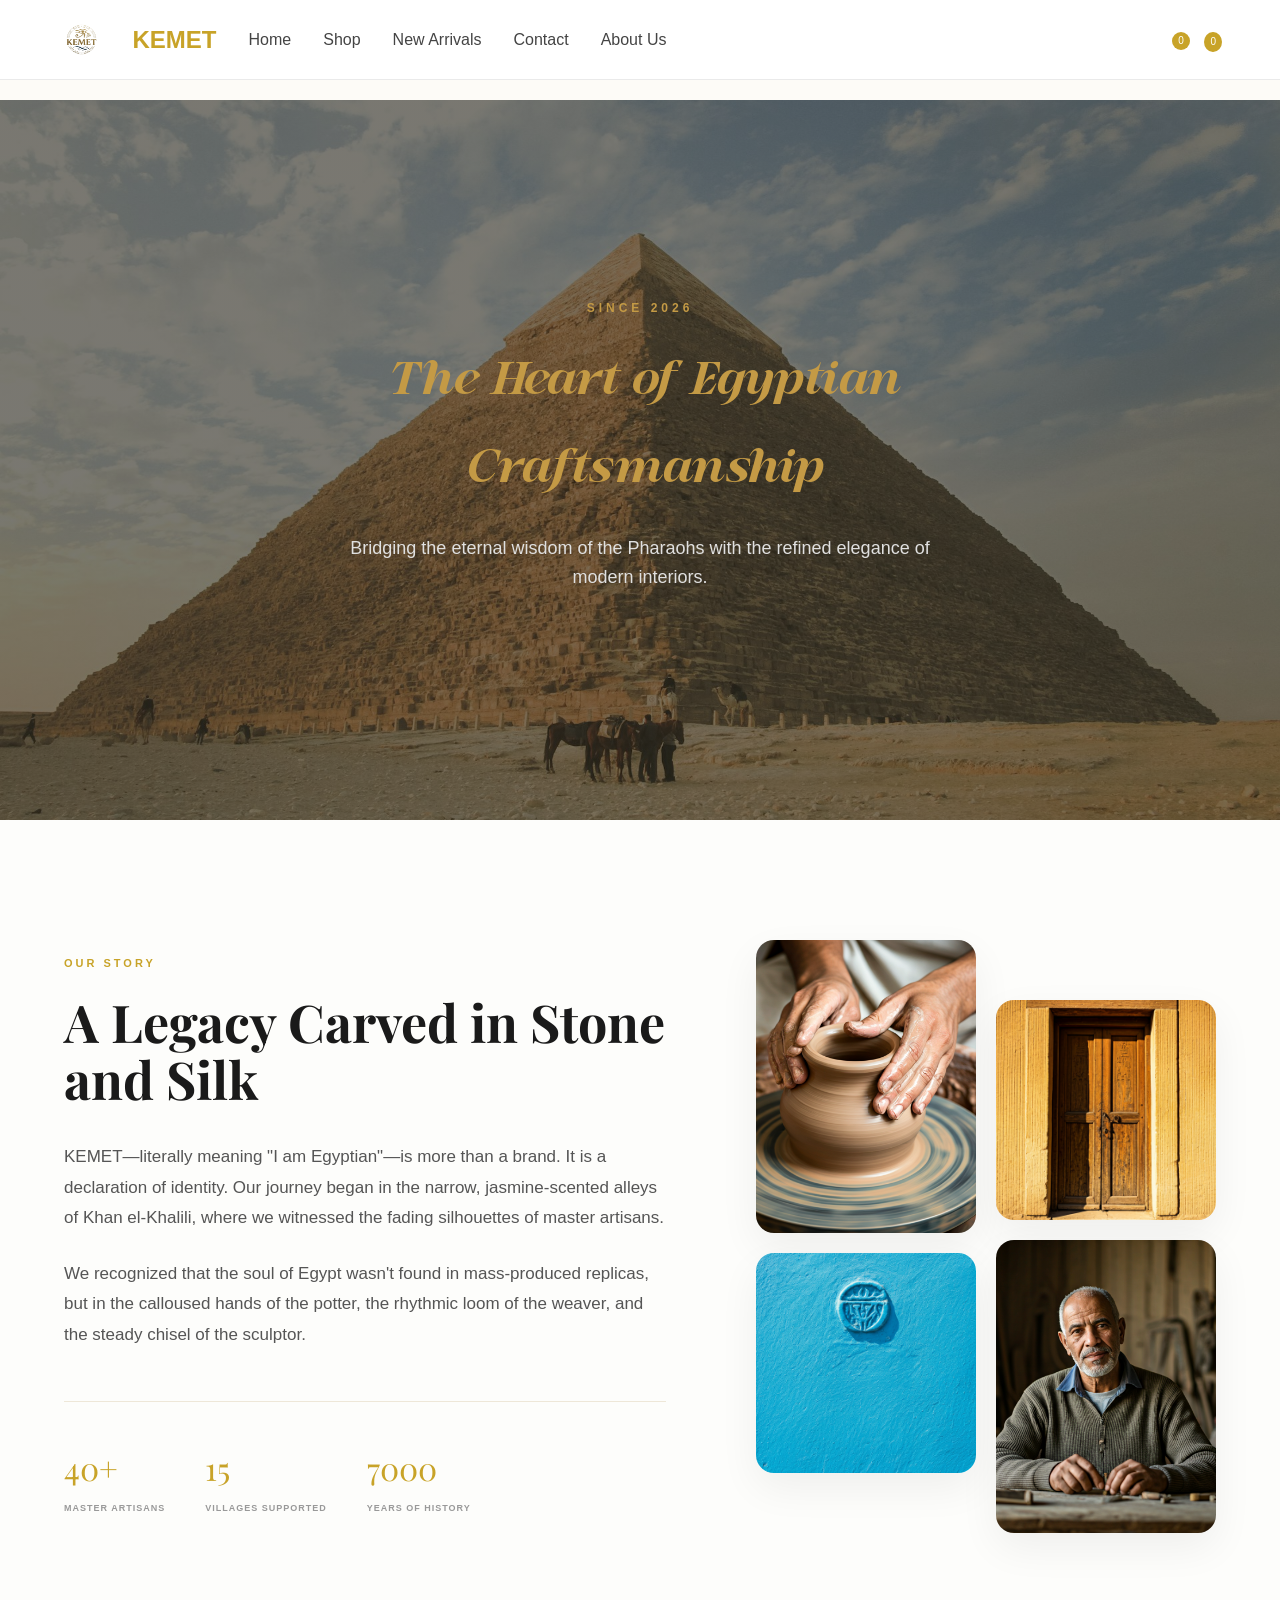
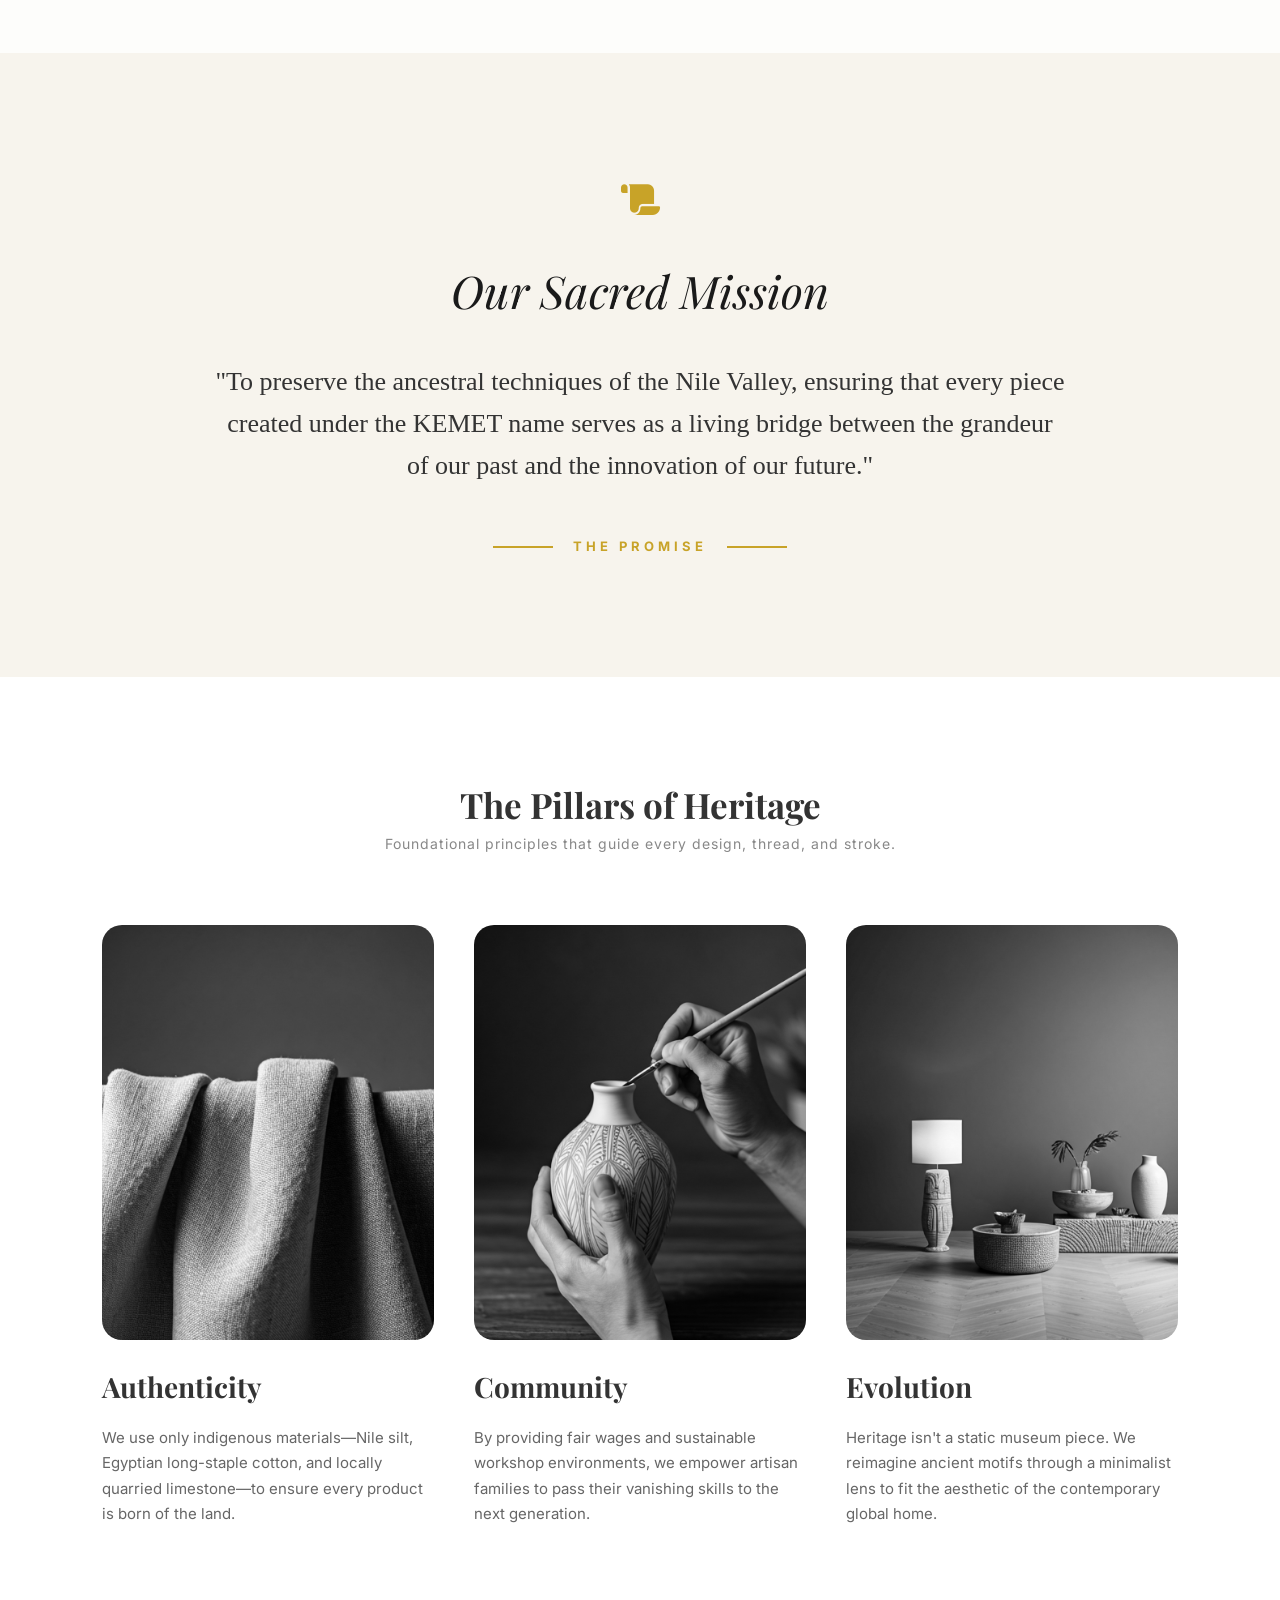
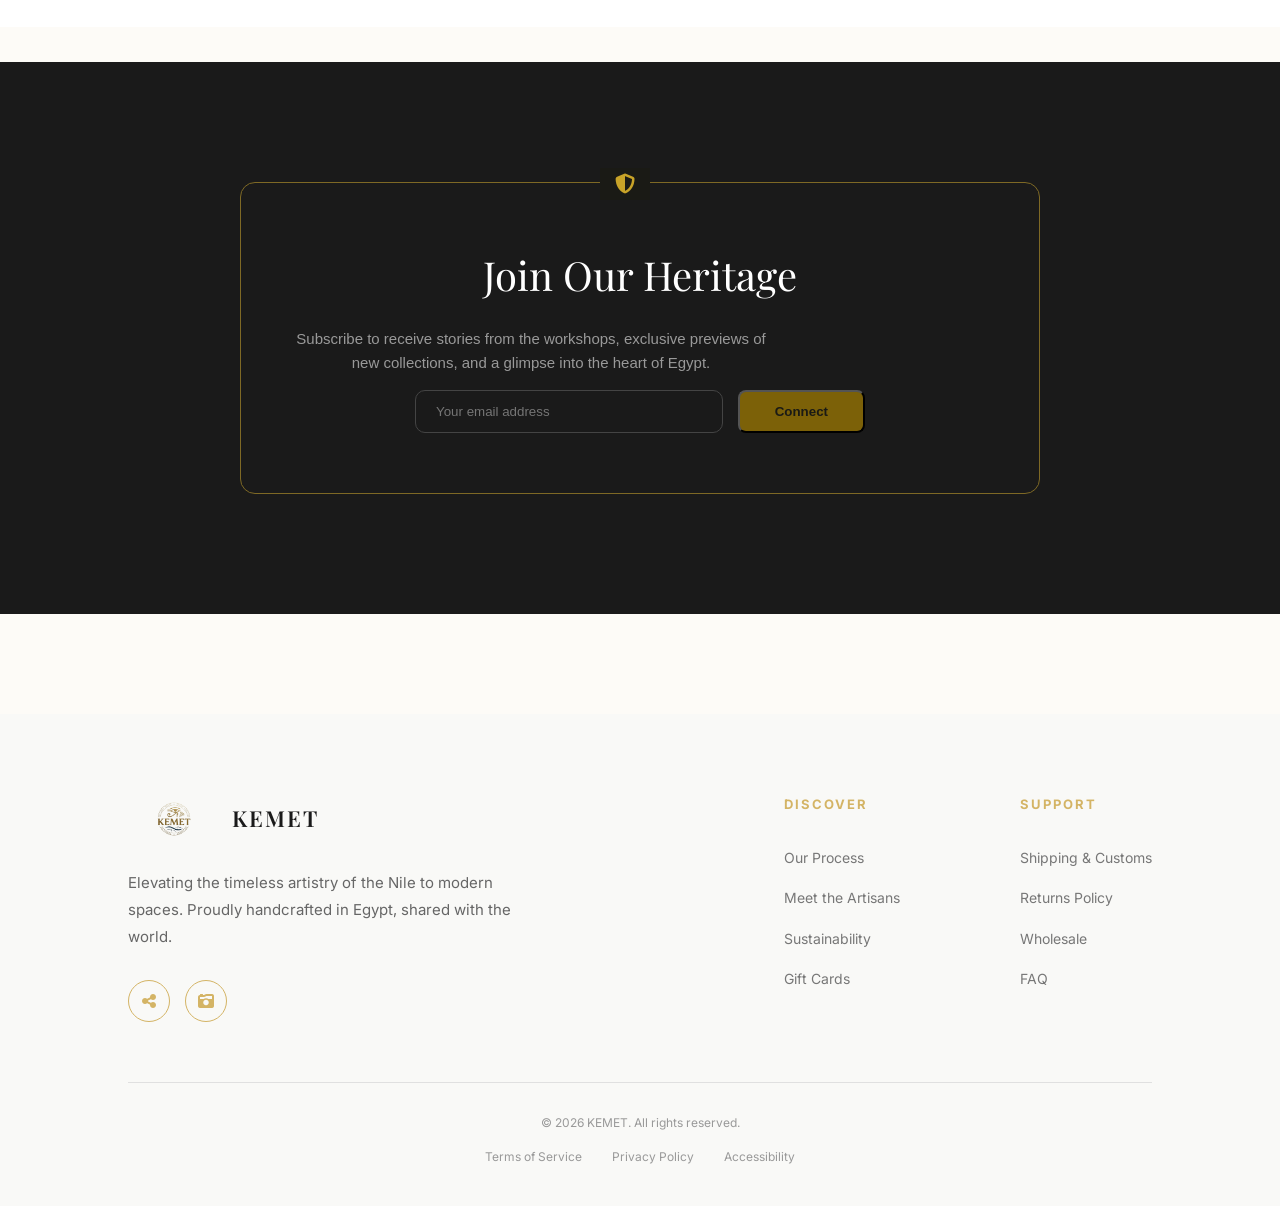
<file: HTMLs/AboutUs.html>
<!DOCTYPE html>
<html lang="en" dir="ltr">

<head>
    <meta charset="UTF-8">
    <meta name="viewport" content="width=device-width, initial-scale=1.0">
    <title>KEMET - Heritage</title>
    <link rel="stylesheet" href="../CSSs/AboutUs.css">
    <link rel="stylesheet" href="../CSSs/navbar.css">
    <link rel="stylesheet" href="https://cdnjs.cloudflare.com/ajax/libs/font-awesome/6.5.1/css/all.min.css">
    <link rel='stylesheet'
        href='https://cdn-uicons.flaticon.com/4.0.0/uicons-regular-rounded/css/uicons-regular-rounded.css'>
    <link
        href="https://fonts.googleapis.com/css2?family=Playfair+Display:ital,wght@0,400;0,700;1,400;1,700&family=Inter:wght@300;400;600&display=swap"
        rel="stylesheet">
</head>

<body>

    <div id="navbar-root"></div>



    <!--section1-->
    <section class="hero">
        <div class="hero-content">
            <p class="hero-subtitle">SINCE 2026</p>

            <h1>The Heart of Egyptian<br>Craftsmanship</h1>

            <p class="hero-description">
                Bridging the eternal wisdom of the Pharaohs with the refined elegance of modern interiors.
            </p>

        </div>
    </section>


    <!--story-->
    <section class="story">
        <div class="story-container">
            <div class="story-content">
                <span class="label">OUR STORY</span>
                <h2 class="title">A Legacy Carved in Stone and Silk</h2>

                <div class="description">
                    <p>KEMET—literally meaning "I am Egyptian"—is more than a brand. It is a declaration of
                        identity. Our journey began in the narrow, jasmine-scented alleys of Khan el-Khalili, where we
                        witnessed the fading silhouettes of master artisans.</p>
                    <p>We recognized that the soul of Egypt wasn't found in mass-produced replicas, but in the calloused
                        hands of the potter, the rhythmic loom of the weaver, and the steady chisel of the sculptor.</p>
                </div>

                <div class="stats">
                    <div class="stat-item">
                        <span class="number">40+</span>
                        <span class="text">MASTER ARTISANS</span>
                    </div>
                    <div class="stat-item">
                        <span class="number">15</span>
                        <span class="text">VILLAGES SUPPORTED</span>
                    </div>
                    <div class="stat-item">
                        <span class="number">7000</span>
                        <span class="text">YEARS OF HISTORY</span>
                    </div>
                </div>
            </div>

            <div class="story-gallery">
                <div class="gallery-col column-1">
                    <div class="image-box tall"><img src="../ASSESTs/1.png" alt=""></div>
                    <div class="image-box square"><img src="../ASSESTs/2.png" alt=""></div>
                </div>
                <div class="gallery-col column-2">
                    <div class="image-box square"><img src="../ASSESTs/3.png" alt=""></div>
                    <div class="image-box tall"><img src="../ASSESTs/4.png" alt=""></div>
                </div>
            </div>
        </div>
    </section>


    <!--Our Sacred Mission-->

    <section class="mission">
        <div class="mission-container">
            <div class="mission-icon">
                <i class="fa-solid fa-scroll"></i>
            </div>

            <h2 class="mission-title">Our Sacred Mission</h2>

            <p class="mission-quote">
                "To preserve the ancestral techniques of the Nile Valley, ensuring that every piece created under the
                KEMET name serves as a living bridge between the grandeur of our past and the innovation of our
                future."
            </p>

            <div class="mission-footer">
                <span class="line"></span>
                <span class="promise">THE PROMISE</span>
                <span class="line"></span>
            </div>
        </div>
    </section>




    <!--pillars-->

    <section class="pillars">
        <div class="pillars-header">
            <h2 class="pillars-main-title">The Pillars of Heritage</h2>
            <p class="pillars-subtitle">Foundational principles that guide every design, thread, and stroke.</p>
        </div>

        <div class="pillars-grid">
            <div class="pillar-card">
                <div class="pillar-img">
                    <img src="../ASSESTs/5.png" alt="Authenticity">
                </div>
                <h3 class="pillar-title">Authenticity</h3>
                <p class="pillar-text">
                    We use only indigenous materials—Nile silt, Egyptian long-staple cotton, and locally quarried
                    limestone—to ensure every product is born of the land.
                </p>
            </div>

            <div class="pillar-card">
                <div class="pillar-img">
                    <img src="../ASSESTs/6.png" alt="Community">
                </div>
                <h3 class="pillar-title">Community</h3>
                <p class="pillar-text">
                    By providing fair wages and sustainable workshop environments, we empower artisan families to pass
                    their vanishing skills to the next generation.
                </p>
            </div>

            <div class="pillar-card">
                <div class="pillar-img">
                    <img src="../ASSESTs/7.png" alt="Evolution">
                </div>
                <h3 class="pillar-title">Evolution</h3>
                <p class="pillar-text">
                    Heritage isn't a static museum piece. We reimagine ancient motifs through a minimalist lens to fit
                    the aesthetic of the contemporary global home.
                </p>
            </div>
        </div>
    </section>

    <section class="newsletter">
        <div class="newsletter-card">
            <div class="lock-icon">
                <i class="fa-solid fa-shield-halved"></i>
            </div>

            <h2 class="news-title">Join Our Heritage</h2>
            <p class="news-desc">
                Subscribe to receive stories from the workshops, exclusive previews of new collections, and a glimpse
                into the heart of Egypt.
            </p>

            <form class="news-form">
                <input type="email" placeholder="Your email address" required>
                <button type="submit">Connect</button>
            </form>
        </div>
    </section>


    <footer class="site-footer">
        <div class="footer-main">
            <div class="footer-info">
                <div class="footer-logo">
                    <img src="../ASSESTs/555.png" alt="KEMET">
                    <span class="logo-text">KEMET</span>
                </div>
                <p class="footer-bio">
                    Elevating the timeless artistry of the Nile to modern spaces. Proudly handcrafted in Egypt, shared
                    with the world.
                </p>
                <div class="footer-social">
                    <a href="" class="social-circle"><i class="fa-solid fa-share-nodes"></i></a>
                    <a href="" class="social-circle"><i class="fa-solid fa-camera-retro"></i></a>
                </div>
            </div>

            <div class="footer-nav">
                <div class="nav-column">
                    <h4>DISCOVER</h4>
                    <ul>
                        <li><a href="">Our Process</a></li>
                        <li><a href="">Meet the Artisans</a></li>
                        <li><a href="">Sustainability</a></li>
                        <li><a href="">Gift Cards</a></li>
                    </ul>
                </div>
                <div class="nav-column">
                    <h4>SUPPORT</h4>
                    <ul>
                        <li><a href="">Shipping & Customs</a></li>
                        <li><a href="">Returns Policy</a></li>
                        <li><a href="">Wholesale</a></li>
                        <li><a href="">FAQ</a></li>
                    </ul>
                </div>
            </div>
        </div>

        <div class="footer-legal">
            <p class="copyright">© 2026 KEMET. All rights reserved.</p>
            <div class="legal-links">
                <a href="">Terms of Service</a>
                <a href="">Privacy Policy</a>
                <a href="">Accessibility</a>
            </div>
        </div>
    </footer>



    <script src="../SCRIPTs/navbar.js"></script>
</body>

</html>
</file>
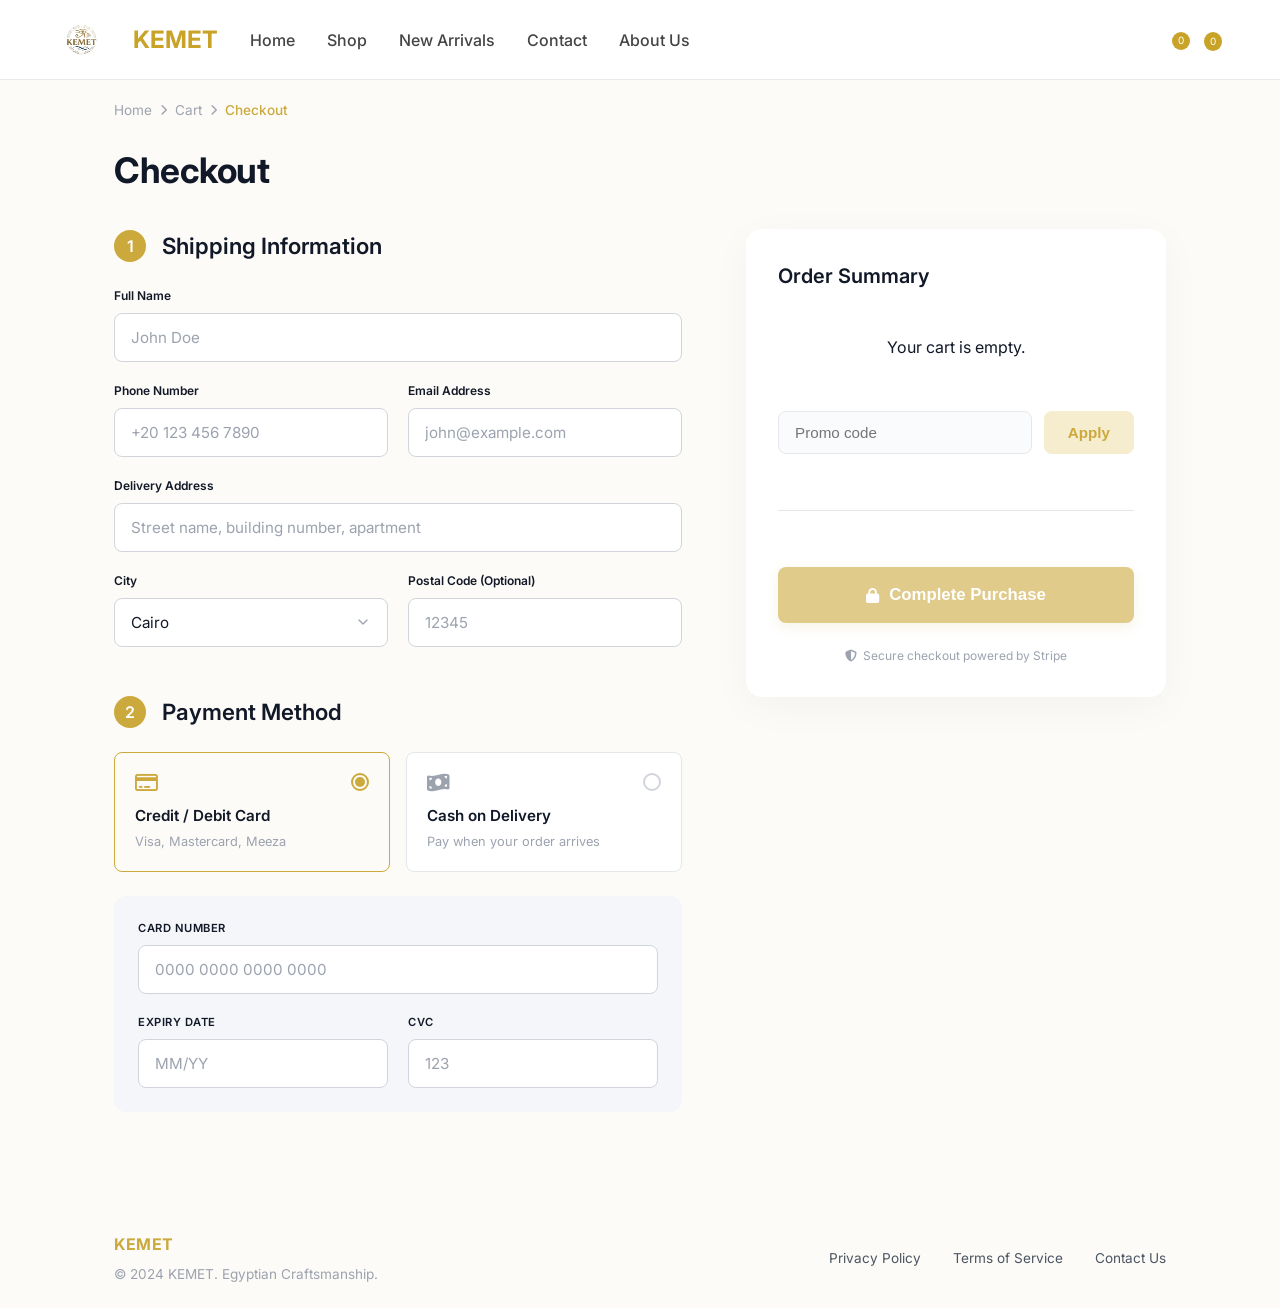
<file: HTMLs/Checkout.html>
<!DOCTYPE html>
<html lang="en">

<head>
    <meta charset="UTF-8">
    <meta name="viewport" content="width=device-width, initial-scale=1.0">
    <title>Checkout - KEMET</title>
    <link rel="stylesheet" href="../CSSs/checkout.css">
    <link rel="stylesheet" href="../CSSs/navbar.css">
    <link href="https://fonts.googleapis.com/css2?family=Inter:wght@400;500;600;700&display=swap" rel="stylesheet">
    <link rel="stylesheet" href="https://cdnjs.cloudflare.com/ajax/libs/font-awesome/6.4.0/css/all.min.css">
    <link rel='stylesheet'
        href='https://cdn-uicons.flaticon.com/4.0.0/uicons-regular-rounded/css/uicons-regular-rounded.css'>
</head>

<body>
    <div id="navbar-root"></div>

    <div class="page-container">

        <main class="main-content">
            <nav class="breadcrumb">
                <a href="#">Home</a>
                <i class="fa-solid fa-chevron-right breadcrumb-separator"></i>
                <a href="#">Cart</a>
                <i class="fa-solid fa-chevron-right breadcrumb-separator"></i>
                <span class="current">Checkout</span>
            </nav>

            <h1 class="page-title">Checkout</h1>

            <div class="checkout-grid">
                <div class="checkout-left">
                    <section class="checkout-section">
                        <div class="section-header">
                            <span class="step-number">1</span>
                            <h2>Shipping Information</h2>
                        </div>
                        <form class="shipping-form" action="#" method="POST" autocomplete="on">
                            <div class="form-group full-width">
                                <label for="fullName">Full Name</label>
                                <input type="text" id="fullName" name="fullName" placeholder="John Doe" required>
                            </div>
                            <div class="form-group">
                                <label for="phone">Phone Number</label>
                                <input type="tel" id="phone" name="phone" placeholder="+20 123 456 7890" required>
                            </div>
                            <div class="form-group">
                                <label for="email">Email Address</label>
                                <input type="email" id="email" name="email" placeholder="john@example.com" required>
                            </div>
                            <div class="form-group full-width">
                                <label for="address">Delivery Address</label>
                                <input type="text" id="address" name="address"
                                    placeholder="Street name, building number, apartment" required>
                            </div>
                            <div class="form-group">
                                <label for="city">City</label>
                                <select id="city" name="city" required>
                                    <option value="cairo">Cairo</option>
                                </select>
                            </div>
                            <div class="form-group">
                                <label for="postalCode">Postal Code (Optional)</label>
                                <input type="text" id="postalCode" name="postalCode" placeholder="12345">
                            </div>
                        </form>
                    </section>

                    <section class="checkout-section">
                        <div class="section-header">
                            <span class="step-number">2</span>
                            <h2>Payment Method</h2>
                        </div>
                        <div class="payment-methods">
                            <label class="payment-method-card active">
                                <input type="radio" name="paymentMethod" value="card" checked>
                                <div class="payment-card-header">
                                    <i class="fa-regular fa-credit-card payment-icon"></i>
                                    <span class="custom-radio"></span>
                                </div>
                                <div class="payment-text">
                                    <span class="payment-title">Credit / Debit Card</span>
                                    <span class="payment-desc">Visa, Mastercard, Meeza</span>
                                </div>
                            </label>

                            <label class="payment-method-card">
                                <input type="radio" name="paymentMethod" value="cod">
                                <div class="payment-card-header">
                                    <i class="fa-solid fa-money-bill-wave payment-icon"
                                        style="color: var(--text-light);"></i>
                                    <span class="custom-radio"></span>
                                </div>
                                <div class="payment-text">
                                    <span class="payment-title">Cash on Delivery</span>
                                    <span class="payment-desc">Pay when your order arrives</span>
                                </div>
                            </label>
                        </div>

                        <div class="credit-card-container">
                            <div class="credit-card-form">
                                <div class="form-group full-width">
                                    <label for="cardNumber">CARD NUMBER</label>
                                    <input type="text" id="cardNumber" name="cardNumber"
                                        placeholder="0000 0000 0000 0000">
                                </div>
                                <div class="form-group">
                                    <label for="expiryDate">EXPIRY DATE</label>
                                    <input type="text" id="expiryDate" name="expiryDate" placeholder="MM/YY">
                                </div>
                                <div class="form-group">
                                    <label for="cvc">CVC</label>
                                    <input type="text" id="cvc" name="cvc" placeholder="123">
                                </div>
                            </div>
                        </div>
                    </section>
                </div>

                <div class="checkout-right">
                    <aside class="order-summary">
                        <h2>Order Summary</h2>
                        <div class="order-items" id="orderItems"></div>

                        <div class="promo-code">
                            <input type="text" placeholder="Promo code">
                            <button type="button">Apply</button>
                        </div>

                        <div class="price-breakdown"></div>

                        <div class="price-total"></div>

                        <button class="complete-purchase-btn" type="submit">
                            <i class="fa-solid fa-lock" style="font-size: 0.9em;"></i> Complete Purchase
                        </button>
                        <p class="secure-checkout">
                            <i class="fa-solid fa-shield-halved"></i> Secure checkout powered by Stripe
                        </p>
                    </aside>
                </div>
            </div>
        </main>

        <footer class="footer">
            <div class="footer-left">
                <div class="footer-logo">KEMET</div>
                <p>&copy; 2024 KEMET. Egyptian Craftsmanship.</p>
            </div>
            <div class="footer-links">
                <a href="#">Privacy Policy</a>
                <a href="#">Terms of Service</a>
                <a href="#">Contact Us</a>
            </div>
        </footer>
    </div>
    <script src="../SCRIPTs/navbar.js"></script>
    <script src="../SCRIPTs/checkout.js"></script>
</body>

</html>
</file>
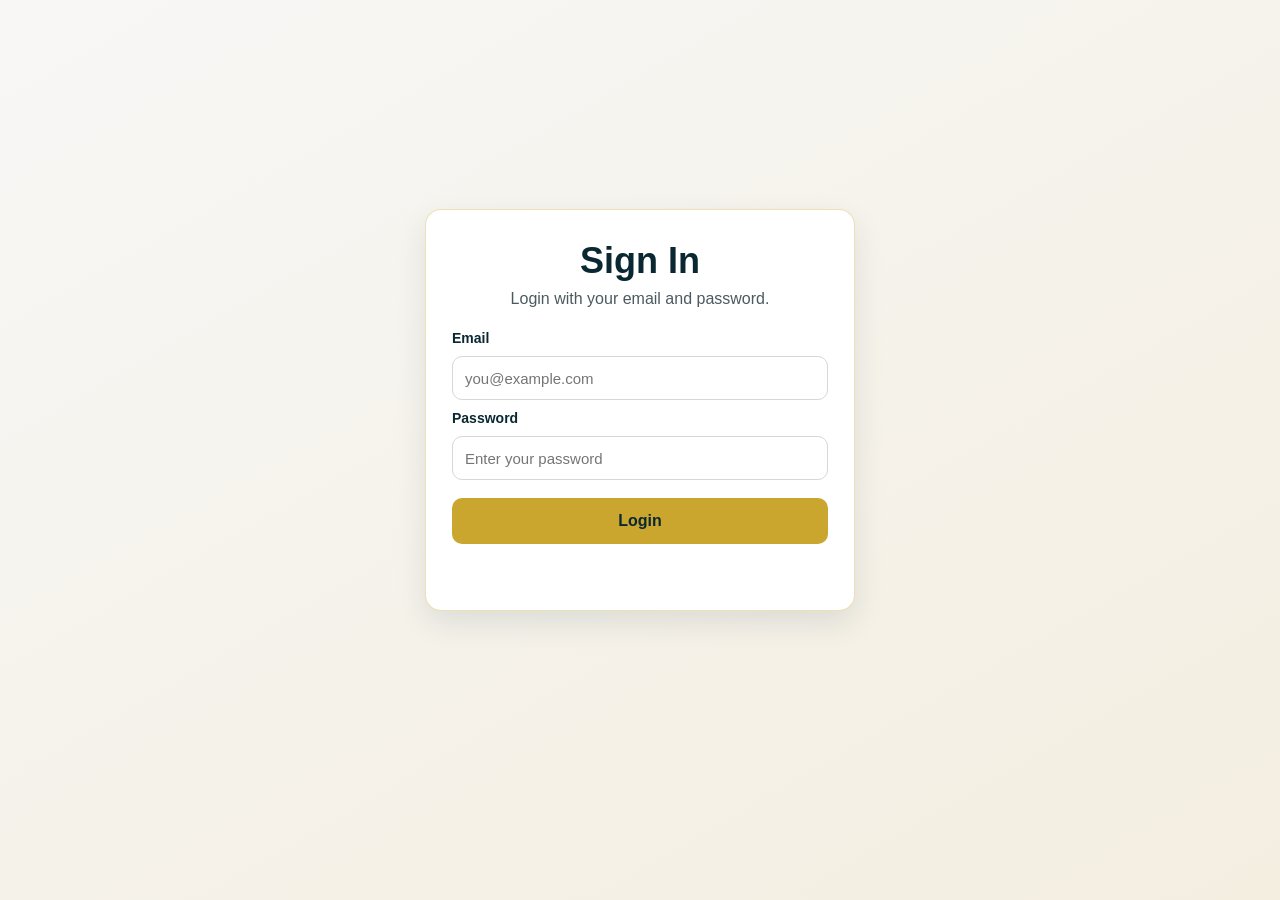
<file: HTMLs/Login.html>
<!DOCTYPE html>
<html lang="en">

<head>
    <meta charset="UTF-8">
    <meta name="viewport" content="width=device-width, initial-scale=1.0">
    <title>KEMET | Login</title>
    <link rel="stylesheet" href="/CSSs/login.css">
</head>

<body>

    <!-- <div id="navbar-root"></div> -->

    <main class="login-page">
        <section class="login-card">
            <h1>Sign In</h1>
            <p class="sub-text">Login with your email and password.</p>

            <form id="login-form">
                <label for="email">Email</label>
                <input id="email" name="email" type="email" placeholder="you@example.com" required>

                <label for="password">Password</label>
                <input id="password" name="password" type="password" placeholder="Enter your password" required>

                <button type="submit">Login</button>
                <p id="form-message" class="message"></p>
            </form>
        </section>
    </main>

    <script src="../SCRIPTs/navbar.js"></script>
    <script src="/SCRIPTs/login.js"></script>
</body>

</html>
</file>
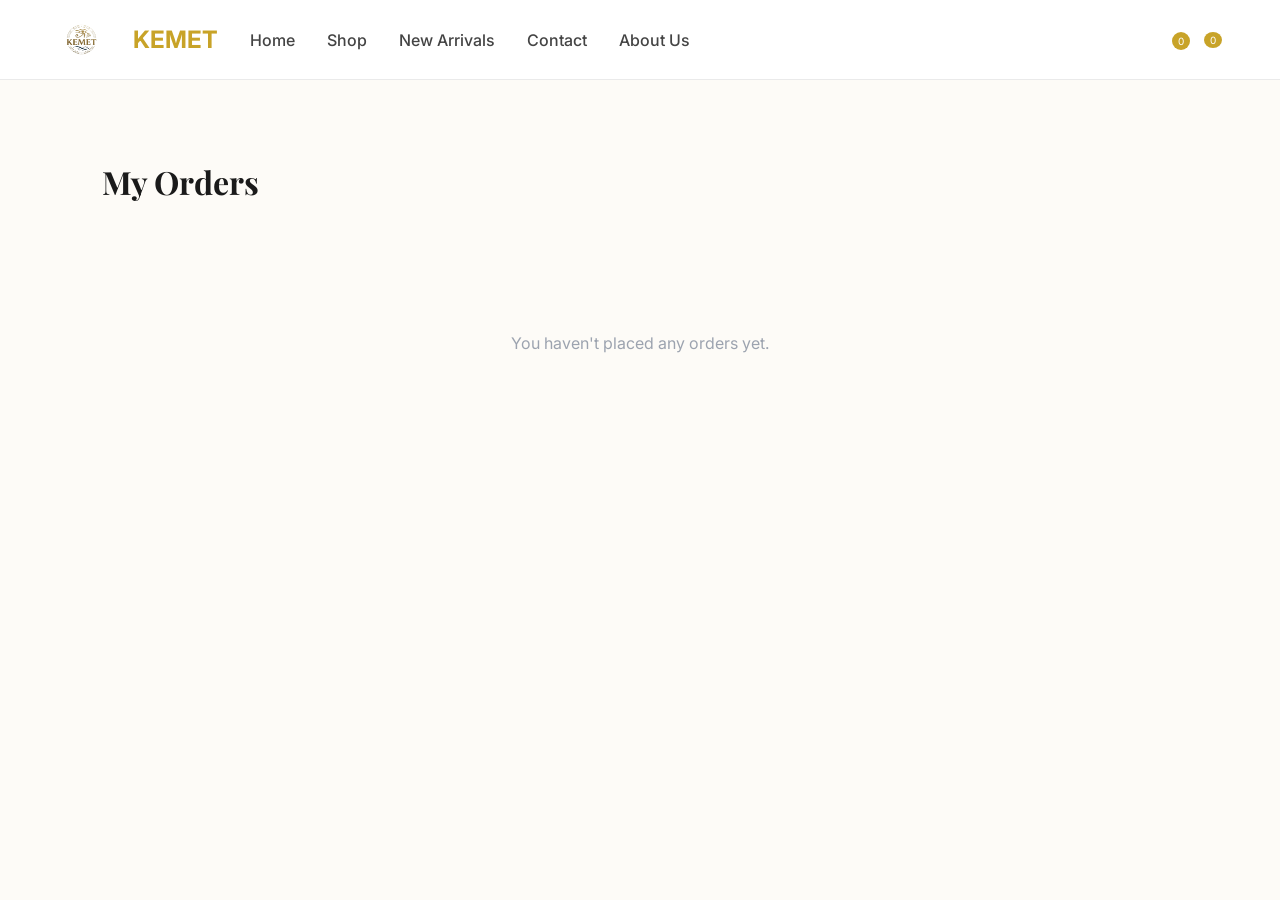
<file: HTMLs/Orders.html>
<!DOCTYPE html>
<html lang="en">

<head>
    <meta charset="UTF-8">
    <meta name="viewport" content="width=device-width, initial-scale=1.0">
    <title>My Orders - KEMET</title>
    <link
        href="https://fonts.googleapis.com/css2?family=Inter:wght@300;400;600;700&family=Playfair+Display:wght@700&display=swap"
        rel="stylesheet">
    <link rel="stylesheet" href="https://cdnjs.cloudflare.com/ajax/libs/font-awesome/6.4.0/css/all.min.css">
    <link rel="stylesheet" href="../CSSs/Orders.css">
    <link rel="stylesheet" href="../CSSs/navbar.css">
    <link rel='stylesheet'
        href='https://cdn-uicons.flaticon.com/4.0.0/uicons-regular-rounded/css/uicons-regular-rounded.css'>
</head>

<body>
    <div id="navbar-root"></div>

    <section class="orders-section">
        <h1 class="page-title">My Orders</h1>

        <div class="orders-container">
            <div id="orders-list"></div>
            <p class="empty-message" id="empty-message" style="display: none;">You haven't placed any orders yet.</p>
        </div>
    </section>

    <script src="../SCRIPTs/navbar.js"></script>
    <script src="../SCRIPTs/orders.js"></script>
</body>

</html>
</file>
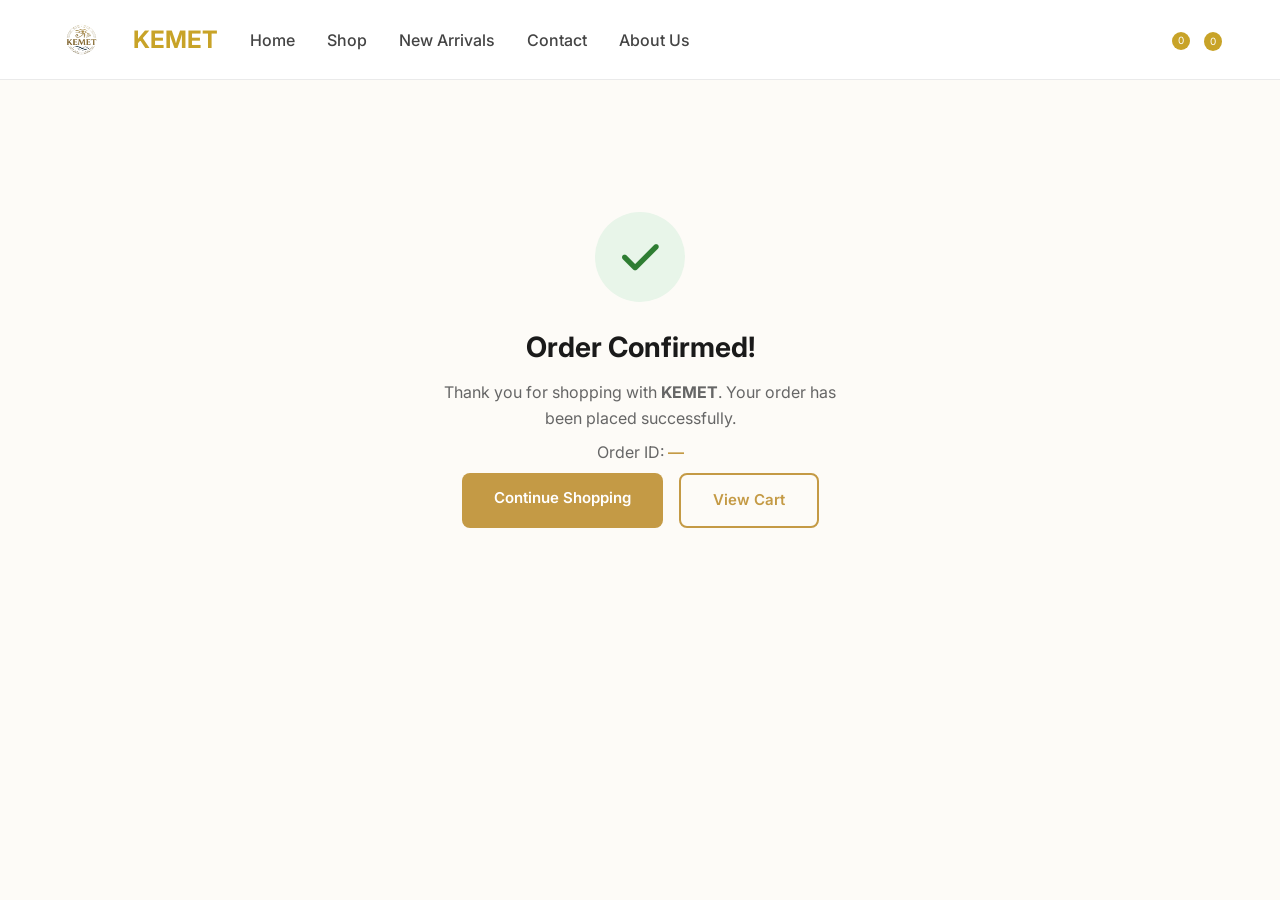
<file: HTMLs/orderSuccess.html>
<!DOCTYPE html>
<html lang="en">

<head>
    <meta charset="UTF-8">
    <meta name="viewport" content="width=device-width, initial-scale=1.0">
    <title>Order Confirmed - KEMET</title>
    <link rel="stylesheet" href="../CSSs/checkout.css">
    <link rel="stylesheet" href="../CSSs/navbar.css">
    <link href="https://fonts.googleapis.com/css2?family=Inter:wght@400;500;600;700&display=swap" rel="stylesheet">
    <link rel="stylesheet" href="https://cdnjs.cloudflare.com/ajax/libs/font-awesome/6.4.0/css/all.min.css">
    <link rel='stylesheet'
        href='https://cdn-uicons.flaticon.com/4.0.0/uicons-regular-rounded/css/uicons-regular-rounded.css'>
    <style>
        .success-wrapper {
            display: flex;
            flex-direction: column;
            align-items: center;
            justify-content: center;
            min-height: 60vh;
            text-align: center;
            padding: 60px 20px;
        }

        .success-icon {
            width: 90px;
            height: 90px;
            border-radius: 50%;
            background-color: #e8f5e9;
            display: flex;
            align-items: center;
            justify-content: center;
            margin-bottom: 24px;
        }

        .success-icon i {
            font-size: 42px;
            color: #2e7d32;
        }

        .success-wrapper h1 {
            font-size: 28px;
            font-weight: 700;
            color: #1a1a1a;
            margin-bottom: 12px;
        }

        .success-wrapper p {
            font-size: 16px;
            color: #666;
            max-width: 420px;
            line-height: 1.6;
            margin-bottom: 8px;
        }

        .order-id-label {
            font-size: 14px;
            color: #999;
            margin-bottom: 32px;
        }

        .order-id-label span {
            font-weight: 600;
            color: #c49a45;
        }

        .success-actions {
            display: flex;
            gap: 16px;
            flex-wrap: wrap;
            justify-content: center;
        }

        .btn-primary {
            background-color: #c49a45;
            color: #fff;
            border: none;
            padding: 14px 32px;
            border-radius: 8px;
            font-size: 15px;
            font-weight: 600;
            cursor: pointer;
            text-decoration: none;
            transition: background 0.2s;
        }

        .btn-primary:hover {
            background-color: #a87e35;
        }

        .btn-secondary {
            background-color: transparent;
            color: #c49a45;
            border: 2px solid #c49a45;
            padding: 14px 32px;
            border-radius: 8px;
            font-size: 15px;
            font-weight: 600;
            cursor: pointer;
            text-decoration: none;
            transition: all 0.2s;
        }

        .btn-secondary:hover {
            background-color: #c49a45;
            color: #fff;
        }
    </style>
</head>

<body>
    <div id="navbar-root"></div>

    <div class="page-container">
        <main class="main-content">
            <div class="success-wrapper">
                <div class="success-icon">
                    <i class="fa-solid fa-check"></i>
                </div>
                <h1>Order Confirmed!</h1>
                <p>Thank you for shopping with <strong>KEMET</strong>. Your order has been placed successfully.</p>
                <p class="order-id-label">Order ID: <span id="orderIdDisplay">—</span></p>
                <div class="success-actions">
                    <a href="index.html" class="btn-primary">Continue Shopping</a>
                    <a href="Cart.html" class="btn-secondary">View Cart</a>
                </div>
            </div>
        </main>
    </div>

    <script src="../SCRIPTs/navbar.js"></script>
    <script>
        // Show the latest order ID from localStorage
        const orders = JSON.parse(localStorage.getItem('Orders') || '[]');
        if (orders.length > 0) {
            const latest = orders[orders.length - 1];
            document.getElementById('orderIdDisplay').textContent = latest.id;
        }
    </script>
</body>

</html>
</file>
<file: CSSs/AboutUs.css>
* {
    margin: 0;
    padding: 0;
    box-sizing: border-box;
}

body {

    font-family: Arial, Helvetica, sans-serif;
    background-color: #fdfbf7;
    color: #333;
    line-height: 1.6;
}

@font-face {
    font-family: solto;
    src: url(../ASSESTs/Stella\ Aesta\ Italic\ DEMO.otf);
}
.navbar {
    display: flex;
    justify-content: space-between;
    align-items: center;
    padding: 10px 40px;
    background-color: #fff;
    border-bottom: 1px solid #eaeaea;
    font-family: Arial, Helvetica, sans-serif;
       position: sticky;
    top: 0;
    z-index: 1000;
    
    background-color: rgba(255, 255, 255, 0.85); 
    backdrop-filter: blur(10px);
    -webkit-backdrop-filter: blur(10px); 
}



.logo {
    display: flex;
    align-items: center;
    gap: 15px;
}

.logo-img {
    height: 70px;
    width: auto;
    display: block;
    object-fit: contain;
}

.logo-text {
    font-family: Georgia, serif;
    font-weight: bold;
    font-size: 24px;
    letter-spacing: 1.5px;
    color: #e2ba35;
}

.navbar .logo .logo-text {
    color: #e2ba35 !important;
    font-style: italic !important;
}


.nav-links {
    display: flex;
    gap: 30px;
}

.nav-links a {
    text-decoration: none;
    color: #444;
    font-size: 14px;
    font-weight: 500;
    transition: 0.3s ease;
    padding-bottom: 5px;
}


.nav-links a:hover,
.nav-links a.active {
    color: #c49a45;
    border-bottom: 2px solid #c49a45;
}


.nav-actions {
    display: flex;
    align-items: center;
    gap: 20px;
}

.search-box {
    display: flex;
    align-items: center;
    background-color: #f9f9f9;
    padding: 8px 15px;
    border-radius: 8px;
    border: 1px solid #eee;
}

.search-icon {
    display: flex;
    align-items: center;
}

.search-box input {
    border: none;
    background: transparent;
    outline: none;
    margin-left: 10px;
    width: 150px;
    font-size: 14px;
}





/*section 2*/

.hero {
    /* الخلفية مع الطبقة الغامقة (Gradient) */
    background-image: linear-gradient(rgba(32, 29, 18, 0.6), rgba(32, 29, 18, 0.6)), 
                      url('../ASSESTs/ي.jpg');
    
    /* ضبط أبعاد ومكان الصورة */
    background-size: cover;
    background-position: center;
    background-repeat: no-repeat;

    /* التنسيقات اللي طلبت دمجها */
    height: 80vh;
    display: flex;
    justify-content: center;
    align-items: center;
    text-align: center;
    color: rgb(196, 154, 69); 
    
    padding: 0 20px;
}


.hero-content {
    max-width: 800px;
    padding: 0 20px;
}


.hero-subtitle {
    font-size: 12px;
    letter-spacing: 4px;
    font-weight: bold;
    color: rgb(196, 154, 69);
    margin-bottom: 20px;
    text-transform: uppercase;
}

.hero h1 {
    font-family: solto;
    font-size: 80px;
    line-height: 1.1;
    margin-bottom: 20px;
    font-weight: normal;
}

.hero h1 span {
    font-style: italic;
    font-family: 'Cormorant Garamond', serif;
}

.hero-description {
    font-size: 18px;
    color: #e0e0e0;
    max-width: 600px;
    margin: 0 auto 30px;
    line-height: 1.6;
}










/*story*/
.story {
    padding: 120px 5%;
    background-color: #fdfdfb;
}

.story-container {
    max-width: 1200px;
    margin: 0 auto;
    display: flex;
    align-items: center;
    gap: 90px;
}

.story-content {
    flex: 1.2;
}

.label {
    color: #c8a328;
    font-size: 11px;
    letter-spacing: 3px;
    font-weight: bold;
    display: block;
    margin-bottom: 20px;
}

.title {
    font-family: 'Playfair Display', serif;
    font-size: 52px;
    color: #1a1a1a;
    line-height: 1.1;
    margin-bottom: 35px;
}

.description p {
    color: #555;
    line-height: 1.8;
    margin-bottom: 25px;
    font-size: 17px;
    font-weight: 300;
}

.stats {
    display: flex;
    gap: 40px;
    margin-top: 50px;
    padding-top: 40px;
    border-top: 1px solid #eee7d8;
}

.stat-item .number {
    display: block;
    font-family: 'Playfair Display', serif;
    font-size: 32px;
    color: #c8a328;
}

.stat-item .text {
    font-size: 9px;
    letter-spacing: 1px;
    color: #999;
    font-weight: bold;
}

.story-gallery {
    flex: 0.8;
    display: grid;
    grid-template-columns: 220px 220px;
    gap: 20px;
    justify-content: flex-end;
}

.gallery-col {
    display: flex;
    flex-direction: column;
    gap: 20px;
}

.column-2 {
    padding-top: 60px;
}

.image-box {
    border-radius: 18px;
    overflow: hidden;
    box-shadow: 0 15px 40px rgba(0, 0, 0, 0.06);
}

.image-box img {
    width: 100%;
    height: 100%;
    object-fit: cover;
    display: block;
    transition: transform 0.5s ease;
}

.image-box:hover img {
    transform: scale(1.08);
}

.tall {
    aspect-ratio: 3 / 4;
}

.square {
    aspect-ratio: 1 / 1;
}

.blue-bg {
    background-color: #00a8e1;
}


/*our scared*/
.mission {
    padding: 120px 5%;
    background-color: #f7f4ed; 
    text-align: center;
}

.mission-container {
    max-width: 850px; 
    margin: 0 auto;
}

.mission-icon {
    color: #c8a328;
    font-size: 35px;
    margin-bottom: 25px;
}

.mission-title {
    font-family: 'Playfair Display', serif;
    font-style: italic; 
    font-size: 45px;
    color: #1a1a1a;
    font-weight: 400;
    margin-bottom: 35px;
}

.mission-quote {
    font-family: 'Cormorant Garamond', serif; 
    font-size: 26px;
    line-height: 1.6;
    margin-bottom: 50px;
}

.mission-footer {
    display: flex;
    align-items: center;
    justify-content: center;
    gap: 20px;
}

.mission-footer .line {
    background-color: #c8a328;
    width: 60px;
    height: 2px;
}

.promise {
     font-family: 'Inter', sans-serif;
    font-size: 13px;
    letter-spacing: 4px;
    font-weight: bold;
    color: #c8a328;
  
}

/*pillars*/
.pillars {
    padding: 100px 8%;
    background-color: #fff;
    text-align: center;
    margin-bottom: 35px;
}

.pillars-header
{
    margin-bottom: 70px;
}
.pillars-main-title
{
    font-family: 'Playfair Display', serif;
    font-size:35px ;
    margin-bottom: 15x;

}

.pillars-subtitle
{
    color: #888;
    font-family: 'Inter', sans-serif;
    color: #888;
    font-size: 14px;
    letter-spacing: 1px;
}

.pillars-grid
{
    display: grid;
    grid-template-columns: repeat(3,1fr);
    gap: 40px;
    max-width: 1200px;
    margin: 0 auto;
}

.pillar-card {
    text-align: left; 
}

.pillar-img
{
    width: 100%;
     aspect-ratio: 4 / 5;
         border-radius: 20px;

    overflow: hidden;
    margin-bottom: 25px;
}

.pillar-img img
{
    width: 100%;
    aspect-ratio: 4 / 5; 
     width: 100%;
    height: 100%;
    object-fit: cover;
    filter: grayscale(100%);
    transition: all 0.6s ease-in-out;
    &:hover
    {
        filter: grayscale(0%);
     transform: scale(1.08);
         border-radius: 20px;
    }
}


.pillar-title
{
font-family: 'Playfair Display', serif;
font-size: 28px;
margin-bottom: 15px;

}
.pillar-text
{
  font-family: 'Inter', sans-serif;
    color: #666;
    font-size: 15px;
    line-height: 1.7;

}


/*join*/

.newsletter
{padding: 120px 5%;
    display: flex;
    justify-content: center;
    align-items: center;
    background-color: #1a1a1a;
}

.newsletter-card
{
    width: 100%;
    height: 100%;
}

.newsletter-card {
position: relative;
max-width: 800px;
padding:60px 40px ;
text-align: center;
border: 1px solid #7e6925;
border-radius: 15px;
}

.lock-icon
{
    position: absolute;
    top: -15px;
    left: 45%;
    padding: 0 15px;
    background-color: #1a1a15;
    font-size: 20px;
    color: #c8a328;
}

.news-title
{
    font-family: 'Playfair Display', serif;
    color: #fff;
    font-size: 40px;
    margin-bottom: 20px;
    font-weight: 400; 
}


.news-desc
{
    color: #999;
    font-size: 15px;
    line-height: 1.6;
    margin-bottom: 15px;
    max-width: 500px;

}
.news-form
{
    display: flex;
    gap: 15px;
    justify-content: center;
    max-width: 450px;
    margin: 0 auto;
} 
.news-form input {
    flex: 1;
    background: transparent;
    border: 1px solid #444;
    border-radius: 10px;
    padding: 12px 20px;
    color: #fff;
    outline: none;
    transition: border-color 0.3s;
}
.news-form input:focus {
    border-color: #c8a328;
}
.news-form button {
    background-color: #7c6108;
    color: #1a1a15;
    padding: 12px 35px;
    border-radius: 8px;
    font-weight: bold;
    transition: background-color 0.3s;
}

.news-form button:hover {
    background-color: #e2ba35;
}



/*footer*/

.site-footer {
    background-color: #f9f9f7;
    margin-top: 100px; 
    padding: 80px 10% 40px;
    font-family: 'Inter', sans-serif;
    border-top: none; 
}

.footer-main {
    display: flex;
    justify-content: space-between;
    align-items: flex-start;
    padding-bottom: 60px;
    border-bottom: 1px solid #e0e0e0; 
}

.footer-info {
    max-width: 400px;
}

.footer-logo {
    display: flex;
    align-items: center;
    gap: 12px;
    margin-bottom: 25px;
    justify-content: flex-start;
}

.footer-logo img {
   height: 50px; 
   width: auto;
   flex-shrink: 0;
   object-fit: contain;
}

.logo-text {
    font-family: 'Playfair Display', serif;
    font-size: 22px;
    letter-spacing: 2px;
    color: #1a1a1a;
    font-weight: 600;
}

.footer-bio {
    color: #666;
    font-size: 15px;
    line-height: 1.8;
    margin-bottom: 30px;
}

.footer-social {
    display: flex;
    gap: 15px;
}

.social-circle {
    width: 42px;
    height: 42px;
    border: 1.5px solid #d4b465;
    border-radius: 50%;
    display: flex;
    align-items: center;
    justify-content: center;
    color: #d4b465;
    text-decoration: none;
    transition: all 0.3s ease;
}

.footer-nav {
    display: flex;
    gap: 120px;
}

.nav-column h4 {
    color: #d4b465;
    font-size: 13px;
    letter-spacing: 2px;
    margin-bottom: 30px;
    text-transform: uppercase;
}

.nav-column ul {
    list-style: none;
    padding: 0;
}

.nav-column ul li {
    margin-bottom: 15px;
}

.nav-column ul li a {
    text-decoration: none;
    color: #777;
    font-size: 14px;
    display: inline-block;
    transition: all 0.3s ease;
}

.nav-column ul li a:hover {
    color: #d4b465;
    transform: translateX(5px);
}

.legal-links a {
    text-decoration: none;
    color: #999;
    font-size: 12px;
    transition: all 0.3s ease;
}

.legal-links a:hover {
    color: #d4b465;
}

.social-circle:hover {
    background-color: #d4b465;
    color: #fff;
    border-color: #d4b465;
}

.footer-legal {
    padding-top: 30px;
    display: flex;
    flex-direction: column;
    align-items: center;
    gap: 15px;
}

.copyright {
    color: #999;
    font-size: 12px;
}

.legal-links {
    display: flex;
    gap: 30px;
}
</file>
<file: CSSs/navbar.css>
.main-navbar {
    display: flex;
    justify-content: space-between;
    align-items: center;
    min-height: 80px;
    padding: 10px 40px;
    background-color: #fff;
    border-bottom: 1px solid #eaeaea;
    position: fixed;
    top: 0;
    left: 0;
    right: 0;
    z-index: 1000;
    width: 100%;
    box-sizing: border-box;
}

.main-navbar .menu,
.main-navbar .icons {
    display: flex;
    list-style: none;
    gap: 30px;
    align-items: center;
    margin: 0;
    padding: 0;
}

.main-navbar .menu {
    gap: 0px;
}

.main-navbar li {
    margin: 0;
    padding: 0;
}

.main-navbar .menu {
    font-size: 16px;
    padding-bottom: 0;
}

.main-navbar .icons {
    margin-right: 0;
    padding-bottom: 0;
}

.main-navbar .Logo {
    display: flex;
    align-items: center;
    gap: 10px;
}

.main-navbar .Logo img {
    height: 45px;
    width: auto;
    display: block;
}

.main-navbar .Logo h4 {
    margin: 0;
    font-size: 24px;
    line-height: 1;
    font-weight: 700;
    color: #c8a328;
}

.main-navbar .menu li a {
    text-decoration: none;
    color: #444;
    font-size: 16px;
    font-weight: 500;
    line-height: 1;
    transition: 0.3s;
}

.main-navbar .menu li:not(.Logo) {
    margin-left: 32px;
}

.main-navbar .menu li a:hover {
    color: #c8a328;
}

.main-navbar .icon-link {
    text-decoration: none;
    color: black;
    position: relative;
    font-size: 24px;
    cursor: pointer;
}

.main-navbar .icon-link:hover {
    color: #CAA62E;
}

.main-navbar .icons li {
    position: relative;
}

.main-navbar .favorite,
.main-navbar .shopping_cart,
.main-navbar .user-profile {
    font-size: 22px;
    position: relative;
}

.main-navbar #wishlist-count {
    position: absolute;
    top: -8px;
    right: -10px;
    background: #c8a328;
    color: white;
    font-size: 10px;
    padding: 2px 6px;
    border-radius: 50%;
    min-width: 18px;
    height: 18px;
    display: flex;
    align-items: center;
    justify-content: center;
}

.main-navbar .user-dropdown {
    position: absolute;
    top: 100%;
    right: -20px;
    background: white;
    border: 1px solid #eaeaea;
    border-radius: 8px;
    min-width: 150px;
    box-shadow: 0 4px 12px rgba(0, 0, 0, 0.1);
    display: none;
    flex-direction: column;
    z-index: 1001;
    margin-top: 10px;
}

.main-navbar .user-dropdown.active {
    display: flex;
}

.main-navbar .dropdown-item {
    padding: 12px 16px;
    text-decoration: none;
    color: #444;
    font-size: 14px;
    border-bottom: 1px solid #f3f4f6;
    transition: 0.3s;
    cursor: pointer;
}

.main-navbar .dropdown-item:last-child {
    border-bottom: none;
}

.main-navbar .dropdown-item:hover {
    background: #f9f9f9;
    color: #c8a328;
}

#navbar-root {
    position: relative;
}

/* Add padding to body when navbar-root is present */
body:has(#navbar-root) {
    padding-top: 100px;
}

html {
    scroll-behavior: smooth;
}
</file>
<file: CSSs/checkout.css>
:root {
    --primary-gold: #cca93d;
    --primary-gold-hover: #b39230;
    --light-gold: #fdfbf7;
    --light-gold-btn: #f6ecce;
    --bg-color: #fafbfc;
    --card-bg: #ffffff;
    --text-main: #111827;
    --text-muted: #4b5563;
    --text-light: #9ca3af;
    --border-color: #e5e7eb;
    --input-border: #d1d5db;
    --input-bg: #ffffff;
    --green-text: #10b981;
    --cc-bg: #f4f6fa;
}

* {
    box-sizing: border-box;
    margin: 0;
    padding: 0;
}

body {
    font-family: 'Inter', -apple-system, BlinkMacSystemFont, 'Segoe UI', Roboto, Oxygen, Ubuntu, Cantarell, sans-serif;
    background-color: #fdfbf7;
    color: var(--text-main);
    line-height: 1.5;
}

.page-container {
    max-width: 1100px;
    margin: 0 auto;
    padding: 0 24px;
}

/* Header from AboutUs.html */
@keyframes slideDown {
    from {
        transform: translateY(-100%);
        opacity: 0;
    }

    to {
        transform: translateY(0);
        opacity: 1;
    }
}

.navbar {
    display: flex;
    justify-content: space-between;
    align-items: center;
    padding: 10px 40px;
    background-color: rgba(255, 255, 255, 0.85);
    border-bottom: 1px solid #eaeaea;
    font-family: Arial, Helvetica, sans-serif;
    position: sticky;
    top: 0;
    z-index: 1000;
    backdrop-filter: blur(10px);
    -webkit-backdrop-filter: blur(10px);
    margin-bottom: 24px;
    animation: slideDown 0.6s ease-out forwards;
}

.logo {
    display: flex;
    align-items: center;
    gap: 15px;
}

.logo-img {
    height: 70px;
    width: auto;
    display: block;
    object-fit: contain;
}

.logo-text {
    font-family: Georgia, serif;
    font-weight: bold;
    font-size: 24px;
    letter-spacing: 1.5px;
    color: #e2ba35 !important;
    font-style: italic !important;
}

.nav-links {
    display: flex;
    gap: 30px;
}

@keyframes fadeInRight {
    from {
        opacity: 0;
        transform: translateX(10px);
    }

    to {
        opacity: 1;
        transform: translateX(0);
    }
}

.nav-links a {
    text-decoration: none;
    color: #444;
    font-size: 14px;
    font-weight: 500;
    transition: all 0.3s ease;
    padding-bottom: 5px;
    opacity: 0;
    animation: fadeInRight 0.5s ease-out forwards;
}

.nav-links a:nth-child(1) {
    animation-delay: 0.2s;
}

.nav-links a:nth-child(2) {
    animation-delay: 0.3s;
}

.nav-links a:nth-child(3) {
    animation-delay: 0.4s;
}

.nav-links a:hover,
.nav-links a.active {
    color: #c49a45;
    border-bottom: 2px solid #c49a45;
    transform: translateY(-2px);
}

.nav-actions {
    display: flex;
    align-items: center;
    gap: 20px;
}

.search-box {
    display: flex;
    align-items: center;
    background-color: #f9f9f9;
    padding: 8px 15px;
    border-radius: 8px;
    border: 1px solid #eee;
}

.search-icon {
    display: flex;
    align-items: center;
}

.search-box input {
    border: none;
    background: transparent;
    outline: none;
    margin-left: 10px;
    width: 150px;
    font-size: 14px;
}

/* Breadcrumb */
.breadcrumb {
    font-size: 0.85rem;
    color: var(--text-light);
    margin-bottom: 24px;
    display: flex;
    align-items: center;
    gap: 8px;
}

.breadcrumb a {
    color: var(--text-light);
    text-decoration: none;
}

.breadcrumb .current {
    color: var(--primary-gold);
    font-weight: 500;
}

.breadcrumb-separator {
    font-size: 0.7rem;
}

/* Title */
.page-title {
    font-size: 2.2rem;
    font-weight: 700;
    margin-bottom: 32px;
    letter-spacing: -0.5px;
}

/* Grid Layout */
.checkout-grid {
    display: grid;
    grid-template-columns: 1fr 420px;
    gap: 64px;
    align-items: start;
}

/* Settings for left side sections */
.checkout-section {
    margin-bottom: 48px;
}

.section-header {
    display: flex;
    align-items: center;
    gap: 16px;
    margin-bottom: 24px;
}

.step-number {
    width: 32px;
    height: 32px;
    background-color: var(--primary-gold);
    color: white;
    border-radius: 50%;
    display: flex;
    align-items: center;
    justify-content: center;
    font-weight: 600;
    font-size: 1rem;
}

.section-header h2 {
    font-size: 1.4rem;
    font-weight: 600;
}

/* Forms */
.shipping-form,
.credit-card-form {
    display: grid;
    grid-template-columns: 1fr 1fr;
    gap: 20px;
}

.form-group {
    display: flex;
    flex-direction: column;
}

.form-group.full-width {
    grid-column: span 2;
}

.form-group label {
    font-size: 0.75rem;
    font-weight: 600;
    color: var(--text-main);
    margin-bottom: 8px;
    text-transform: capitalize;
}

.form-group input,
.form-group select {
    width: 100%;
    padding: 14px 16px;
    border: 1px solid var(--input-border);
    border-radius: 8px;
    font-family: inherit;
    font-size: 0.95rem;
    background-color: var(--input-bg);
    color: var(--text-main);
    outline: none;
    transition: all 0.2s;
}

.form-group input::placeholder {
    color: var(--text-light);
}

.form-group input:focus,
.form-group select:focus {
    border-color: var(--primary-gold);
    box-shadow: 0 0 0 3px rgba(198, 159, 58, 0.1);
}

.form-group select {
    appearance: none;
    background-image: url("data:image/svg+xml;charset=UTF-8,%3csvg xmlns='http://www.w3.org/2000/svg' viewBox='0 0 24 24' fill='none' stroke='%239ca3af' stroke-width='2' stroke-linecap='round' stroke-linejoin='round'%3e%3cpolyline points='6 9 12 15 18 9'%3e%3c/polyline%3e%3c/svg%3e");
    background-repeat: no-repeat;
    background-position: right 16px center;
    background-size: 16px;
    padding-right: 40px;
}

/* Payment Methods */
.payment-methods {
    display: grid;
    grid-template-columns: 1fr 1fr;
    gap: 16px;
    margin-bottom: 24px;
}

.payment-method-card {
    border: 1px solid var(--border-color);
    border-radius: 8px;
    padding: 20px;
    display: flex;
    flex-direction: column;
    cursor: pointer;
    position: relative;
    transition: all 0.2s;
    background-color: var(--card-bg);
}

.payment-card-header {
    display: flex;
    justify-content: space-between;
    align-items: flex-start;
    margin-bottom: 12px;
    width: 100%;
}

.payment-method-card input {
    position: absolute;
    opacity: 0;
    cursor: pointer;
}

.custom-radio {
    width: 18px;
    height: 18px;
    border: 2px solid var(--input-border);
    border-radius: 50%;
    position: relative;
    flex-shrink: 0;
}

/* Styling when checked */
.payment-method-card:has(input:checked) {
    border-color: var(--primary-gold);
    background-color: var(--light-gold);
}

.payment-method-card:has(input:checked) .custom-radio {
    border-color: var(--primary-gold);
}

.payment-method-card:has(input:checked) .custom-radio::after {
    content: '';
    width: 10px;
    height: 10px;
    background: var(--primary-gold);
    border-radius: 50%;
    position: absolute;
    top: 50%;
    left: 50%;
    transform: translate(-50%, -50%);
}

.payment-method-card:has(input:checked) .payment-icon {
    color: var(--primary-gold) !important;
}

.payment-icon {
    font-size: 1.25rem;
    color: #9ca3af;
}

.payment-text {
    display: flex;
    flex-direction: column;
    gap: 4px;
}

.payment-title {
    font-weight: 600;
    font-size: 0.95rem;
    color: var(--text-main);
}

.payment-desc {
    font-size: 0.8rem;
    color: var(--text-light);
}

/* Credit Card Form */
.credit-card-container {
    background-color: var(--cc-bg);
    padding: 24px;
    border-radius: 12px;
}

.credit-card-form label {
    text-transform: uppercase;
    font-size: 0.7rem;
    letter-spacing: 0.5px;
}

/* Order Summary */
.order-summary {
    background-color: var(--card-bg);
    border-radius: 16px;
    padding: 32px;
    box-shadow: 0 10px 40px rgba(0, 0, 0, 0.04);
}

.order-summary h2 {
    font-size: 1.25rem;
    font-weight: 600;
    margin-bottom: 24px;
}

.order-items {
    display: flex;
    flex-direction: column;
    gap: 24px;
    margin-bottom: 32px;
}

.order-item {
    display: grid;
    grid-template-columns: 64px 1fr auto;
    gap: 16px;
    align-items: center;
}

.item-image {
    width: 64px;
    height: 64px;
    border-radius: 8px;
    object-fit: cover;
}

.item-details {
    display: flex;
    flex-direction: column;
    gap: 4px;
}

.item-details h3 {
    font-size: 0.95rem;
    font-weight: 600;
}

.item-meta {
    font-size: 0.8rem;
    color: var(--text-light);
}

.item-price {
    font-weight: 600;
    color: var(--primary-gold);
    text-align: right;
    font-size: 0.95rem;
    line-height: 1.3;
}

.promo-code {
    display: flex;
    gap: 12px;
    margin-bottom: 32px;
}

.promo-code input {
    flex: 1;
    padding: 12px 16px;
    border: 1px solid var(--border-color);
    border-radius: 8px;
    font-size: 0.95rem;
    background-color: var(--bg-color);
    outline: none;
    transition: all 0.2s;
}

.promo-code input:focus {
    border-color: var(--primary-gold);
}

.promo-code button {
    padding: 0 24px;
    border-radius: 8px;
    border: none;
    background-color: var(--light-gold-btn);
    color: var(--primary-gold);
    font-weight: 600;
    cursor: pointer;
    font-size: 0.95rem;
    transition: background-color 0.2s;
}

.promo-code button:hover {
    background-color: #ede2bd;
}

.price-breakdown {
    display: flex;
    flex-direction: column;
    gap: 16px;
    margin-bottom: 24px;
    padding-bottom: 24px;
    border-bottom: 1px solid var(--border-color);
}

.price-row {
    display: flex;
    justify-content: space-between;
    font-size: 0.95rem;
    color: var(--text-muted);
}

.price-row .free-text {
    color: var(--green-text);
}

.price-total {
    display: flex;
    justify-content: space-between;
    font-weight: 700;
    font-size: 1.25rem;
    margin-bottom: 32px;
    color: var(--text-main);
}

.complete-purchase-btn {
    width: 100%;
    padding: 18px;
    background-color: var(--primary-gold);
    color: white;
    border: none;
    border-radius: 8px;
    font-size: 1.05rem;
    font-weight: 600;
    cursor: pointer;
    display: flex;
    justify-content: center;
    align-items: center;
    gap: 10px;
    margin-bottom: 24px;
    transition: background-color 0.2s;
    box-shadow: 0 4px 12px rgba(198, 159, 58, 0.2);
}

.complete-purchase-btn:hover {
    background-color: var(--primary-gold-hover);
}

.secure-checkout {
    text-align: center;
    font-size: 0.75rem;
    color: var(--text-light);
    display: flex;
    justify-content: center;
    align-items: center;
    gap: 6px;
}

/* Footer */
.footer {
    display: flex;
    justify-content: space-between;
    align-items: center;
    padding: 48px 0 24px;
    margin-top: 24px;
}

.footer-left .footer-logo {
    color: var(--primary-gold);
    font-weight: 700;
    margin-bottom: 8px;
    font-size: 1rem;
    letter-spacing: 0.5px;
}

.footer-left p {
    font-size: 0.85rem;
    color: var(--text-light);
}

.footer-links {
    display: flex;
    gap: 32px;
}

.footer-links a {
    text-decoration: none;
    color: var(--text-muted);
    font-size: 0.85rem;
    transition: color 0.2s;
}

.footer-links a:hover {
    color: var(--text-main);
}

/* Responsive Design */
@media (max-width: 992px) {
    .checkout-grid {
        grid-template-columns: 1fr;
        gap: 48px;
    }

    .order-summary {
        max-width: 500px;
        margin: 0 auto;
        width: 100%;
    }
}

@media (max-width: 768px) {

    .shipping-form,
    .credit-card-form {
        grid-template-columns: 1fr;
        gap: 16px;
    }

    .form-group.full-width {
        grid-column: span 1;
    }

    .payment-methods {
        grid-template-columns: 1fr;
    }

    .footer {
        flex-direction: column;
        align-items: flex-start;
        gap: 24px;
    }

    .nav-links {
        display: none;
    }

    .page-title {
        font-size: 1.8rem;
    }
}
</file>
<file: CSSs/login.css>
* {
        margin: 0;
        padding: 0;
        box-sizing: border-box;
        font-family: Manrope, sans-serif;
    }

    body {
        min-height: 100vh;
        background: linear-gradient(150deg, #f8f7f6 0%, #f3eee0 100%);
        color: rgba(10, 40, 50);
    }


    .login-page {
        min-height: calc(100vh - 80px);
        display: flex;
        justify-content: center;
        align-items: center;
        padding: 24px;
    }

    .login-card {
        width: min(430px, 100%);
        background: #fff;
        border-radius: 16px;
        padding: 30px 26px;
        box-shadow: 0 12px 30px rgba(10, 40, 50, 0.1);
        border: 1px solid rgba(202, 166, 46, 0.35);
        text-align: center;
    }


    .login-card h1 {
        font-size: 36px;
        margin-bottom: 8px;
    }

    .sub-text {
        color: #4c5a60;
        margin-bottom: 22px;
    }

    #login-form {
        display: flex;
        flex-direction: column;
        gap: 10px;
    }

    #login-form label {
        font-size: 14px;
        font-weight: 600;
        text-align: left;
    }

    #login-form input {
        border: 1px solid #d8d7d4;
        border-radius: 10px;
        height: 44px;
        padding: 0 12px;
        font-size: 15px;
        outline: none;
    }

    #login-form input:focus {
        border-color: #CAA62E;
        box-shadow: 0 0 0 3px rgba(202, 166, 46, 0.2);
    }

    #login-form button {
        margin-top: 8px;
        height: 46px;
        border: none;
        border-radius: 10px;
        background: #CAA62E;
        color: rgba(10, 40, 50);
        font-size: 16px;
        font-weight: 700;
        cursor: pointer;
    }

    #login-form button:hover {
        box-shadow: 1px 1px 8px #CAA62E;
    }

    .message {
        min-height: 20px;
        margin-top: 6px;
        font-size: 14px;
        font-weight: 600;
    }

    .message.success {
        color: #177245;
    }

    .message.error {
        color: #a12020;
    }
</file>
<file: CSSs/Orders.css>
* {
    margin: 0;
    padding: 0;
    box-sizing: border-box;
}

body {
    font-family: 'Inter', sans-serif;
    background-color: #fdfbf7;
    color: #1a1a1a;
}

/* Orders Section */
.orders-section {
    padding: 60px 8%;
}

.page-title {
    font-family: 'Playfair Display', serif;
    font-size: 32px;
    margin-bottom: 40px;
    color: #1a1a1a;
}

.orders-container {
    display: flex;
    flex-direction: column;
    gap: 30px;
}

/* Order Card */
.order-card {
    background: #fff;
    border-radius: 20px;
    padding: 30px;
    box-shadow: 0 10px 30px rgba(0, 0, 0, 0.02);
    border: 1px solid #f3f4f6;
    transition: all 0.3s ease;
}

.order-card:hover {
    box-shadow: 0 15px 40px rgba(0, 0, 0, 0.08);
}

.order-header {
    display: grid;
    grid-template-columns: 1fr 1fr 1fr;
    gap: 20px;
    margin-bottom: 30px;
    padding-bottom: 20px;
    border-bottom: 1px solid #f3f4f6;
}

.order-header-item {
    display: flex;
    flex-direction: column;
}

.order-header-label {
    font-size: 12px;
    color: #9ca3af;
    letter-spacing: 0.5px;
    font-weight: 600;
    margin-bottom: 8px;
    text-transform: uppercase;
}

.order-header-value {
    font-size: 16px;
    font-weight: 600;
    color: #1a1a1a;
}

.order-header-value.highlight {
    color: #c49a45;
}

.order-status {
    display: inline-block;
    padding: 6px 12px;
    border-radius: 8px;
    font-size: 12px;
    font-weight: 600;
    text-transform: uppercase;
    letter-spacing: 0.5px;
    background-color: #e8f5e9;
    color: #2e7d32;
}

.order-status.pending {
    background-color: #fff3cd;
    color: #856404;
}

.order-status.cancelled {
    background-color: #f8d7da;
    color: #721c24;
}

/* Order Items */
.order-items {
    margin-bottom: 25px;
}

.order-items-title {
    font-size: 14px;
    font-weight: 600;
    color: #9ca3af;
    letter-spacing: 0.5px;
    text-transform: uppercase;
    margin-bottom: 15px;
    display: block;
}

.order-item {
    display: flex;
    align-items: center;
    gap: 15px;
    padding: 15px;
    background-color: #fdfbf7;
    border-radius: 12px;
    margin-bottom: 10px;
}

.order-item img {
    width: 70px;
    height: 70px;
    border-radius: 10px;
    object-fit: cover;
    background: #fff;
}

.order-item-details {
    flex: 1;
}

.order-item-name {
    font-size: 14px;
    font-weight: 600;
    margin-bottom: 4px;
    color: #1a1a1a;
}

.order-item-meta {
    font-size: 12px;
    color: #9ca3af;
}

.order-item-price {
    font-weight: 600;
    color: #1a1a1a;
    min-width: 80px;
    text-align: right;
}

/* Order Customer Info */
.order-customer-info {
    background-color: #fdfbf7;
    padding: 20px;
    border-radius: 12px;
    margin-bottom: 20px;
}

.customer-info-row {
    display: grid;
    grid-template-columns: 1fr 1fr;
    gap: 20px;
    margin-bottom: 15px;
}

.customer-info-row:last-child {
    margin-bottom: 0;
}

.customer-info-item {
    display: flex;
    flex-direction: column;
}

.customer-info-label {
    font-size: 12px;
    color: #9ca3af;
    font-weight: 600;
    margin-bottom: 4px;
    text-transform: uppercase;
    letter-spacing: 0.5px;
}

.customer-info-value {
    font-size: 14px;
    color: #1a1a1a;
}

/* Order Footer */
.order-footer {
    display: grid;
    grid-template-columns: 1fr 1fr;
    gap: 20px;
    padding-top: 20px;
    border-top: 1px solid #f3f4f6;
    align-items: center;
}

.payment-method {
    display: flex;
    flex-direction: column;
}

.payment-label {
    font-size: 12px;
    color: #9ca3af;
    font-weight: 600;
    margin-bottom: 6px;
    text-transform: uppercase;
    letter-spacing: 0.5px;
}

.payment-value {
    font-size: 14px;
    font-weight: 600;
    color: #1a1a1a;
    padding: 8px 12px;
    background-color: #f9f9f9;
    border-radius: 6px;
    width: fit-content;
    text-transform: uppercase;
}

.order-total {
    display: flex;
    flex-direction: column;
    align-items: flex-end;
}

.total-label {
    font-size: 12px;
    color: #9ca3af;
    font-weight: 600;
    margin-bottom: 6px;
    text-transform: uppercase;
    letter-spacing: 0.5px;
}

.total-amount {
    font-size: 24px;
    font-weight: 700;
    color: #c49a45;
}

.total-currency {
    font-size: 12px;
    color: #9ca3af;
    margin-top: 2px;
}

/* Empty State */
.empty-message {
    text-align: center;
    padding: 60px 20px;
    color: #9ca3af;
    font-size: 16px;
}

.empty-message i {
    display: block;
    font-size: 48px;
    margin-bottom: 20px;
    color: #d1d5db;
}

/* Order Date */
.order-date {
    font-size: 12px;
    color: #9ca3af;
    margin-top: 10px;
}

/* Responsive */
@media (max-width: 768px) {
    .orders-section {
        padding: 40px 20px;
    }

    .page-title {
        font-size: 24px;
        margin-bottom: 30px;
    }

    .order-header {
        grid-template-columns: 1fr;
        gap: 15px;
    }

    .order-item {
        flex-wrap: wrap;
    }

    .customer-info-row {
        grid-template-columns: 1fr;
    }

    .order-footer {
        grid-template-columns: 1fr;
    }

    .order-total {
        align-items: flex-start;
    }
}
</file>
